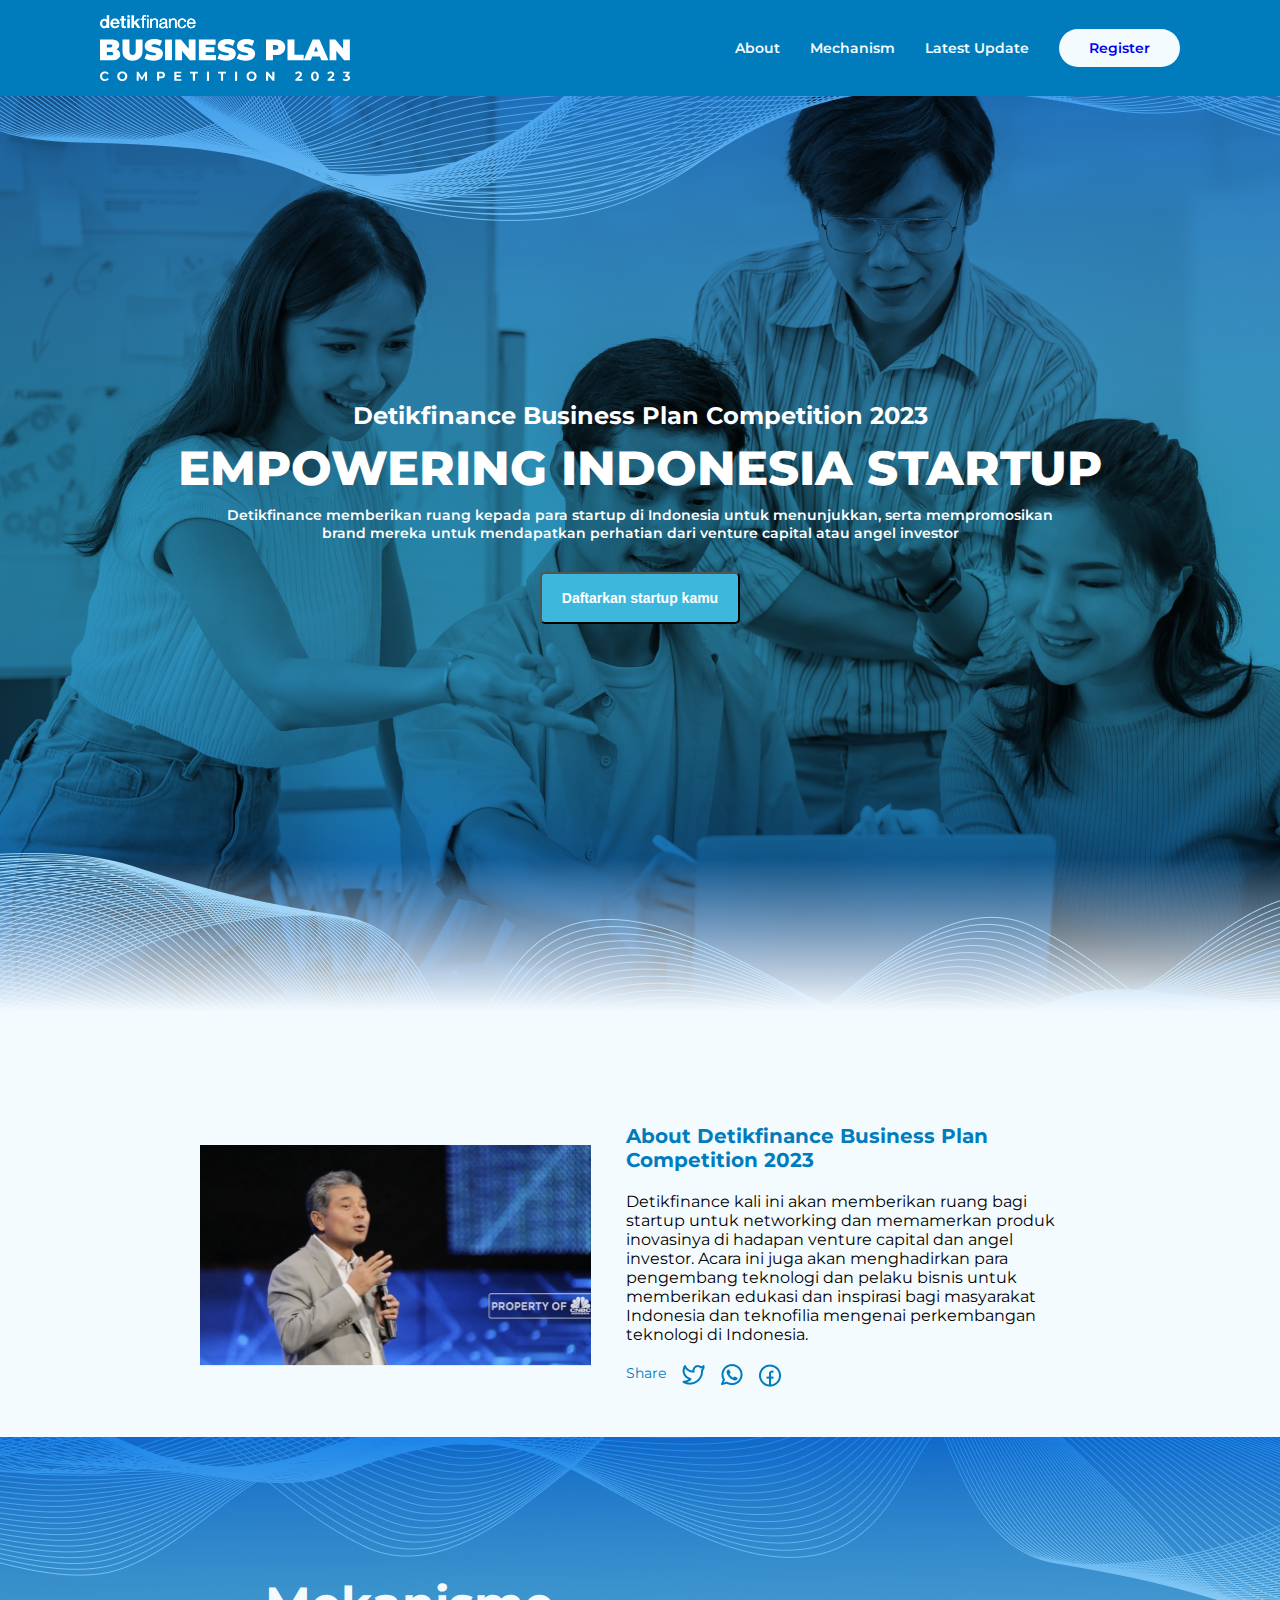
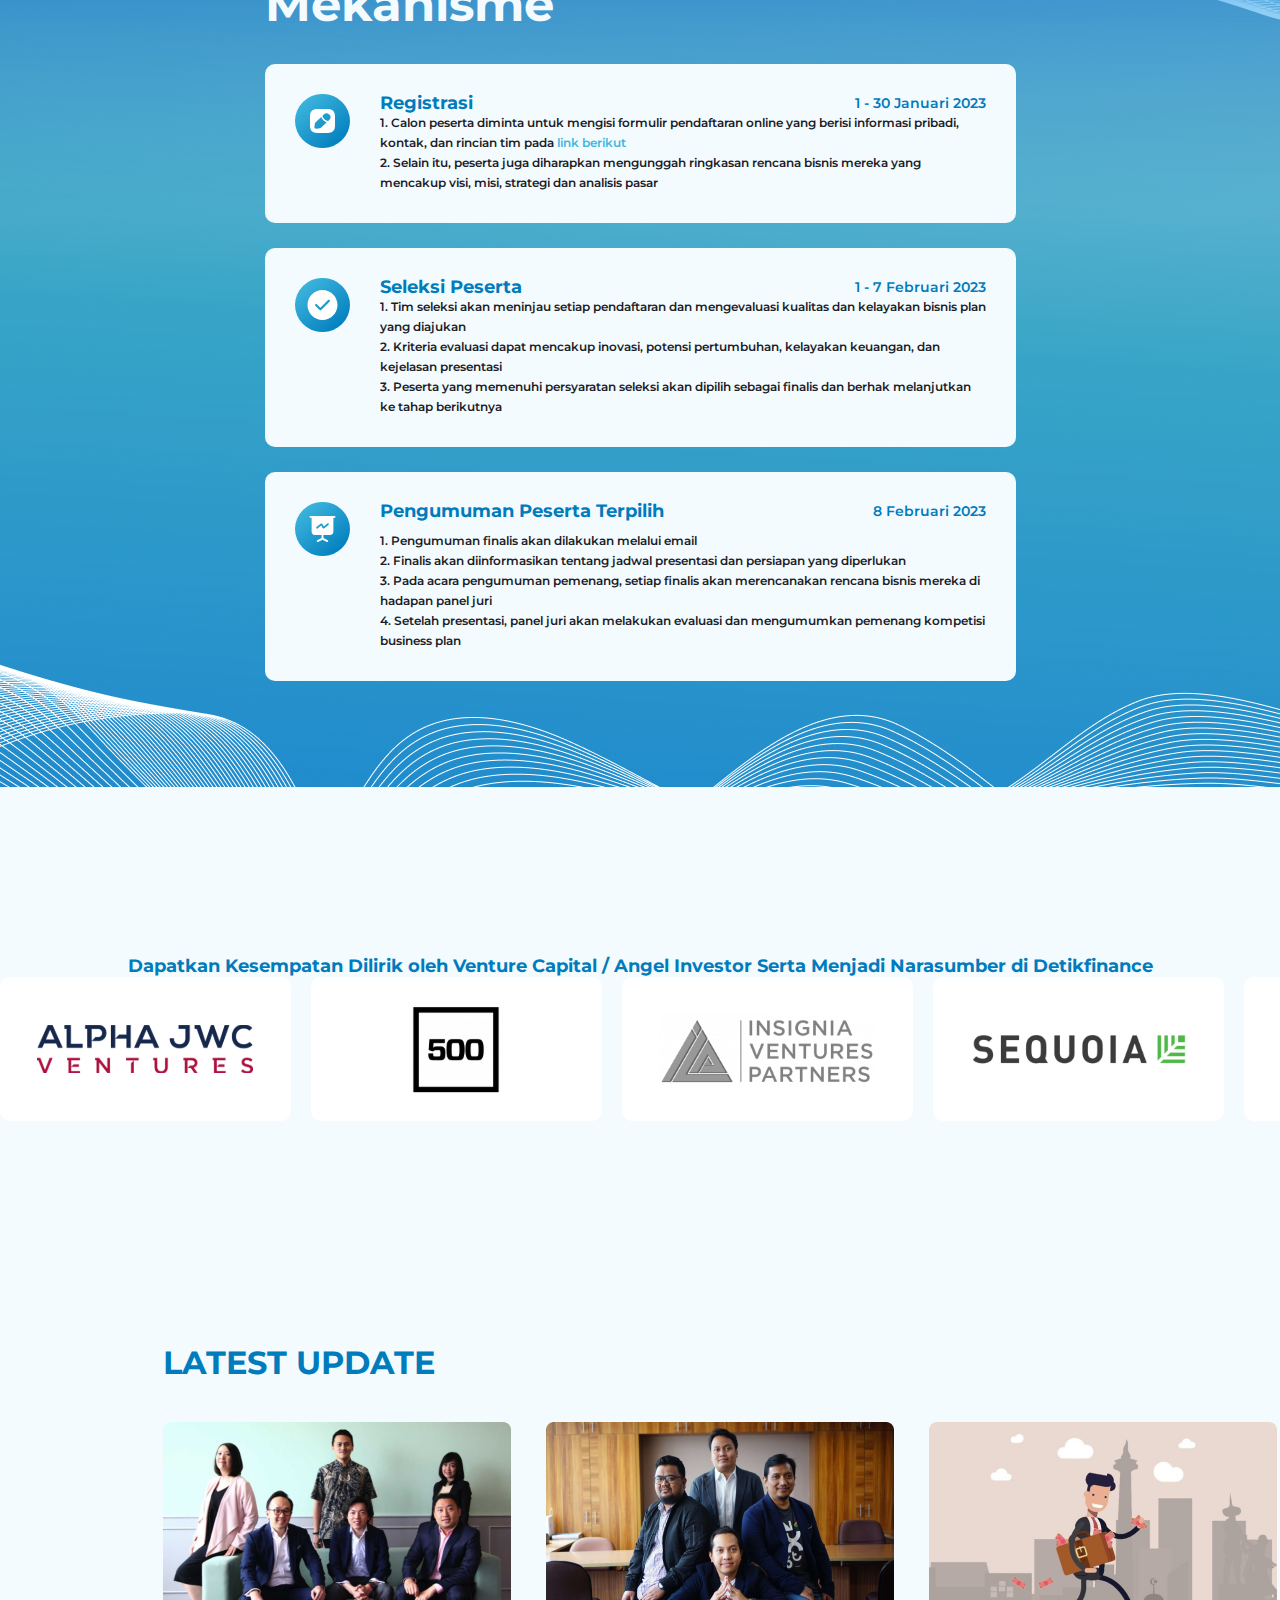
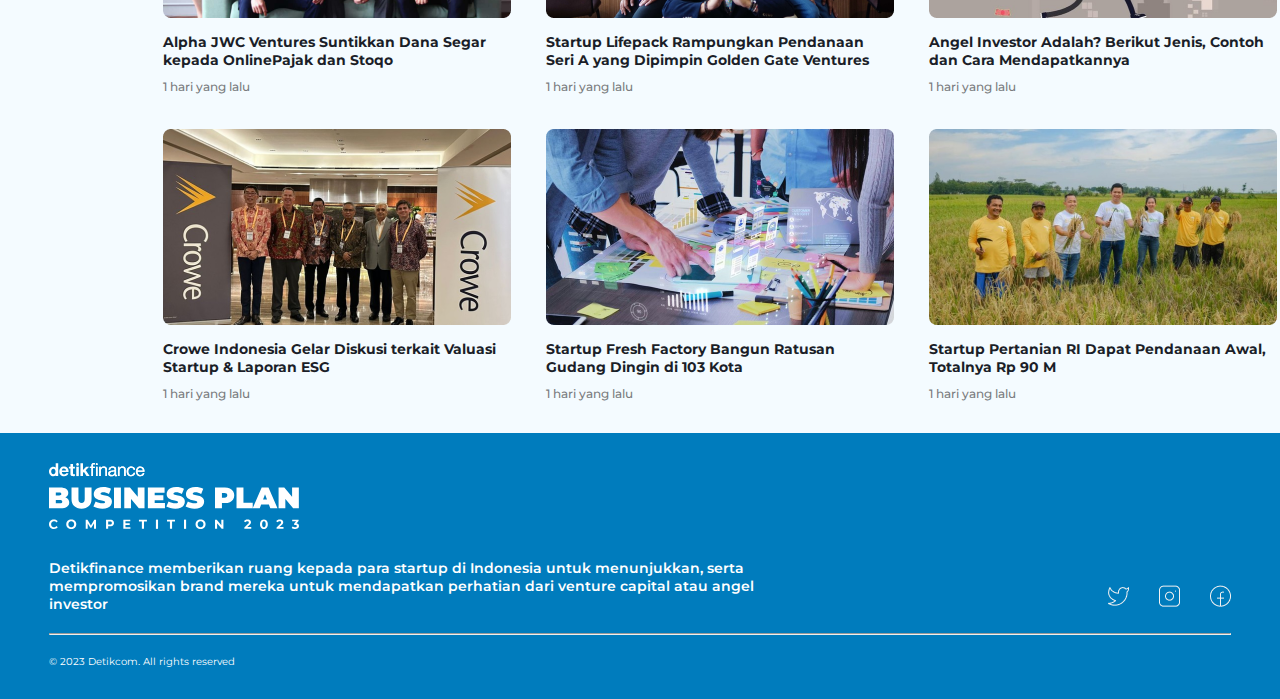
<file: index.html>
<html>

<head>
  <title>Business Plan</title>
  <link rel="stylesheet" href="css/script.css" />
</head>

<body>
  <nav class="navbar">
    <div class="nav-wrapper">
      <a href=""><img class="logo" src="img/logo.svg" alt="" /></a>
      <div class="menu-wrapper">
        <ul class="menu">
          <li><a href="#about-section">About</a></li>
          <li><a href="#mechanism-section">Mechanism</a></li>
          <li><a href="#aggregator-section">Latest Update</a></li>
        </ul>
        <a href="registrasi.html" class="btn-register">Register</a>
      </div>
    </div>
  </nav>
  <div class="background-hero">
    <img src="img/hero.png" alt="" />
  </div>
  <div class="hero-section">
    <h2 class="sub-title">Detikfinance Business Plan Competition 2023</h2>
    <h1 class="main-title">EMPOWERING INDONESIA STARTUP</h1>
    <p class="desc">
      Detikfinance memberikan ruang kepada para startup di Indonesia untuk
      menunjukkan, serta mempromosikan brand mereka untuk mendapatkan
      perhatian dari venture capital atau angel investor
    </p>
    <button class="hero-button">Daftarkan startup kamu</button>
  </div>
  <div id="about-section" class="about-section">
    <div class="about-detail">
      <img src="img/about-img.png " alt="about image" class="about-image" />
      <div class="about-detail-desc">
        <h3>About Detikfinance Business Plan Competition 2023</h3>
        <p>
          Detikfinance kali ini akan memberikan ruang bagi startup untuk
          networking dan memamerkan produk inovasinya di hadapan venture
          capital dan angel investor. Acara ini juga akan menghadirkan para
          pengembang teknologi dan pelaku bisnis untuk memberikan edukasi dan
          inspirasi bagi masyarakat Indonesia dan teknofilia mengenai
          perkembangan teknologi di Indonesia.
        </p>
        <div class="about-detail-button">
          <a href="#">
            <p class="share">Share</p>
          </a>
          <a href="#">
            <img src="img/icons/twitter.png" alt="" />
          </a>
          <a href="#">
            <img src="img/icons/whatsapp.png" alt="" />
          </a>
          <a href="#">
            <img src="img/icons/facebook.png" alt="" />
          </a>
        </div>
      </div>
    </div>
  </div>
  <div id="mechanism-section" class="mechanism-section">
    <img class="background-mechanism" src="img/background-mechanism.png" alt="mekanisme background" />
    <div class="mechanism-detail-wrapper">
      <h1>Mekanisme</h1>
      <div class="mechanism-detail">
        <div class="card">
          <div class="row-1">
            <div class="icon-mechanism">
              <img src="img/icons/card 1.svg" alt="" />
            </div>
            <div class="sub-mechanism">
              <div class="card-header">
                <h2 class="sub-title">Registrasi</h2>
                <p class="tanggal">1 - 30 Januari 2023</p>
              </div>

              <div class="card-detail">
                <p>
                  1. Calon peserta diminta untuk mengisi formulir pendaftaran
                  online yang berisi informasi pribadi, kontak, dan rincian
                  tim pada <a href="">link berikut</a>
                </p>
                <p>
                  2. Selain itu, peserta juga diharapkan mengunggah ringkasan
                  rencana bisnis mereka yang mencakup visi, misi, strategi dan
                  analisis pasar
                </p>
              </div>
            </div>
          </div>
        </div>
        <div class="card">
          <div class="row-2">
            <div class="icon-mechanism">
              <img src="img/icons/card 2.svg" alt="" />
            </div>
            <div class="sub-mechanism">
              <div class="card-header">
                <h2 class="sub-title">Seleksi Peserta</h2>
                <p class="tanggal">1 - 7 Februari 2023</p>
              </div>

              <div class="card-detail">
                <p>
                  1. Tim seleksi akan meninjau setiap pendaftaran dan
                  mengevaluasi kualitas dan kelayakan bisnis plan yang
                  diajukan
                </p>
                <p>
                  2. Kriteria evaluasi dapat mencakup inovasi, potensi
                  pertumbuhan, kelayakan keuangan, dan kejelasan presentasi
                </p>
                <p>
                  3. Peserta yang memenuhi persyaratan seleksi akan dipilih
                  sebagai finalis dan berhak melanjutkan ke tahap berikutnya
                </p>
              </div>
            </div>
          </div>
        </div>
        <div class="card">
          <div class="row-3">
            <div class="icon-mechanism">
              <img src="img/icons/card 3.svg" alt="" />
            </div>
            <div class="detail-mechanism">
              <div class="card-header">
                <h2 class="sub-title">Pengumuman Peserta Terpilih</h2>
                <p class="tanggal">8 Februari 2023</p>
              </div>

              <div class="card-detail">
                <p>1. Pengumuman finalis akan dilakukan melalui email</p>
                <p>
                  2. Finalis akan diinformasikan tentang jadwal presentasi dan
                  persiapan yang diperlukan
                </p>
                <p>
                  3. Pada acara pengumuman pemenang, setiap finalis akan
                  merencanakan rencana bisnis mereka di hadapan panel juri
                </p>
                <p>
                  4. Setelah presentasi, panel juri akan melakukan evaluasi
                  dan mengumumkan pemenang kompetisi business plan
                </p>
              </div>
            </div>
          </div>
        </div>
      </div>
    </div>
  </div>
  <div class="running-logo-section">
      <h3>
        Dapatkan Kesempatan Dilirik oleh Venture Capital / Angel Investor
        Serta Menjadi Narasumber di Detikfinance
      </h3>
      <div class="running-logo-detail">
        <img src="img/icons/running-logo.svg" alt="" class="running-logo-1"/>
        <img src="img/icons/running-logo.svg" alt="" class="running-logo-2" />
      </div>
    </div>
  </div>
  <div id="aggregator-section" class="aggregator-section">
    <div class="aggregator-detail">
      <h1>LATEST UPDATE</h1>
      <div class="aggregator-card-wrapper">
        <div class="card-1 agregator-card">
          <img src="img/aggregator-1.png" alt="" />
          <p class="desc">
            Alpha JWC Ventures Suntikkan Dana Segar kepada OnlinePajak dan
            Stoqo
          </p>
          <p class="date">1 hari yang lalu</p>
        </div>
        <div class="card-2 agregator-card">
          <img src="img/aggregator-2.png" alt="" />
          <p class="desc">
            Startup Lifepack Rampungkan Pendanaan Seri A yang Dipimpin Golden
            Gate Ventures
          </p>
          <p class="date">1 hari yang lalu</p>
        </div>
        <div class="card-3 agregator-card">
          <img src="img/aggregator-3.png" alt="" />
          <p class="desc">
            Angel Investor Adalah? Berikut Jenis, Contoh dan Cara
            Mendapatkannya
          </p>
          <p class="date">1 hari yang lalu</p>
        </div>
        <div class="card-4 agregator-card">
          <img src="img/aggregator-4.png" alt="" />
          <p class="desc" >
            Crowe Indonesia Gelar Diskusi terkait Valuasi Startup & Laporan
            ESG
          </p>
          <p class="date">1 hari yang lalu</p>
        </div>
        <div class="card-5 agregator-card">
          <img src="img/aggregator-5.png" alt="" />
          <p class="desc">
            Startup Fresh Factory Bangun Ratusan Gudang Dingin di 103 Kota
          </p >
          <p class="date">1 hari yang lalu</p>
        </div>
        <div class="card-6 agregator-card">
          <img src="img/aggregator-6.png" alt="" />
          <p class="desc">Startup Pertanian RI Dapat Pendanaan Awal, Totalnya Rp 90 M</p>
          <p class="date">1 hari yang lalu</p>
        </div>
      </div>
    </div>
  </div>
  <div class="footer-section">
    <div class="footer-detail">
      <img class="footer-logo" src="img/logo.svg" alt="">
      <div class="footer-desc-detail">
        <p class="footer-desc">
          Detikfinance memberikan ruang kepada para startup di Indonesia untuk menunjukkan, serta 
          mempromosikan brand mereka untuk mendapatkan perhatian dari venture capital atau angel investor
        </p>
        <div class="detik-socmed">
          <img src="img/icons/twitter-white.png" alt="twitter">
          <img src="img/icons/instagram-white.png" alt="instagram">
          <img src="img/icons/facebook-white.png" alt="facebook">
        </div>
      </div>
      <hr></hr>
      <p class="copyright">© 2023 Detikcom. All rights reserved</p>
    </div>
  </div>
  <script src="https://code.jquery.com/jquery-3.7.0.min.js"
    integrity="sha256-2Pmvv0kuTBOenSvLm6bvfBSSHrUJ+3A7x6P5Ebd07/g=" crossorigin="anonymous"></script>
  <script src="js/script.js"></script>
</body>

</html>
</file>
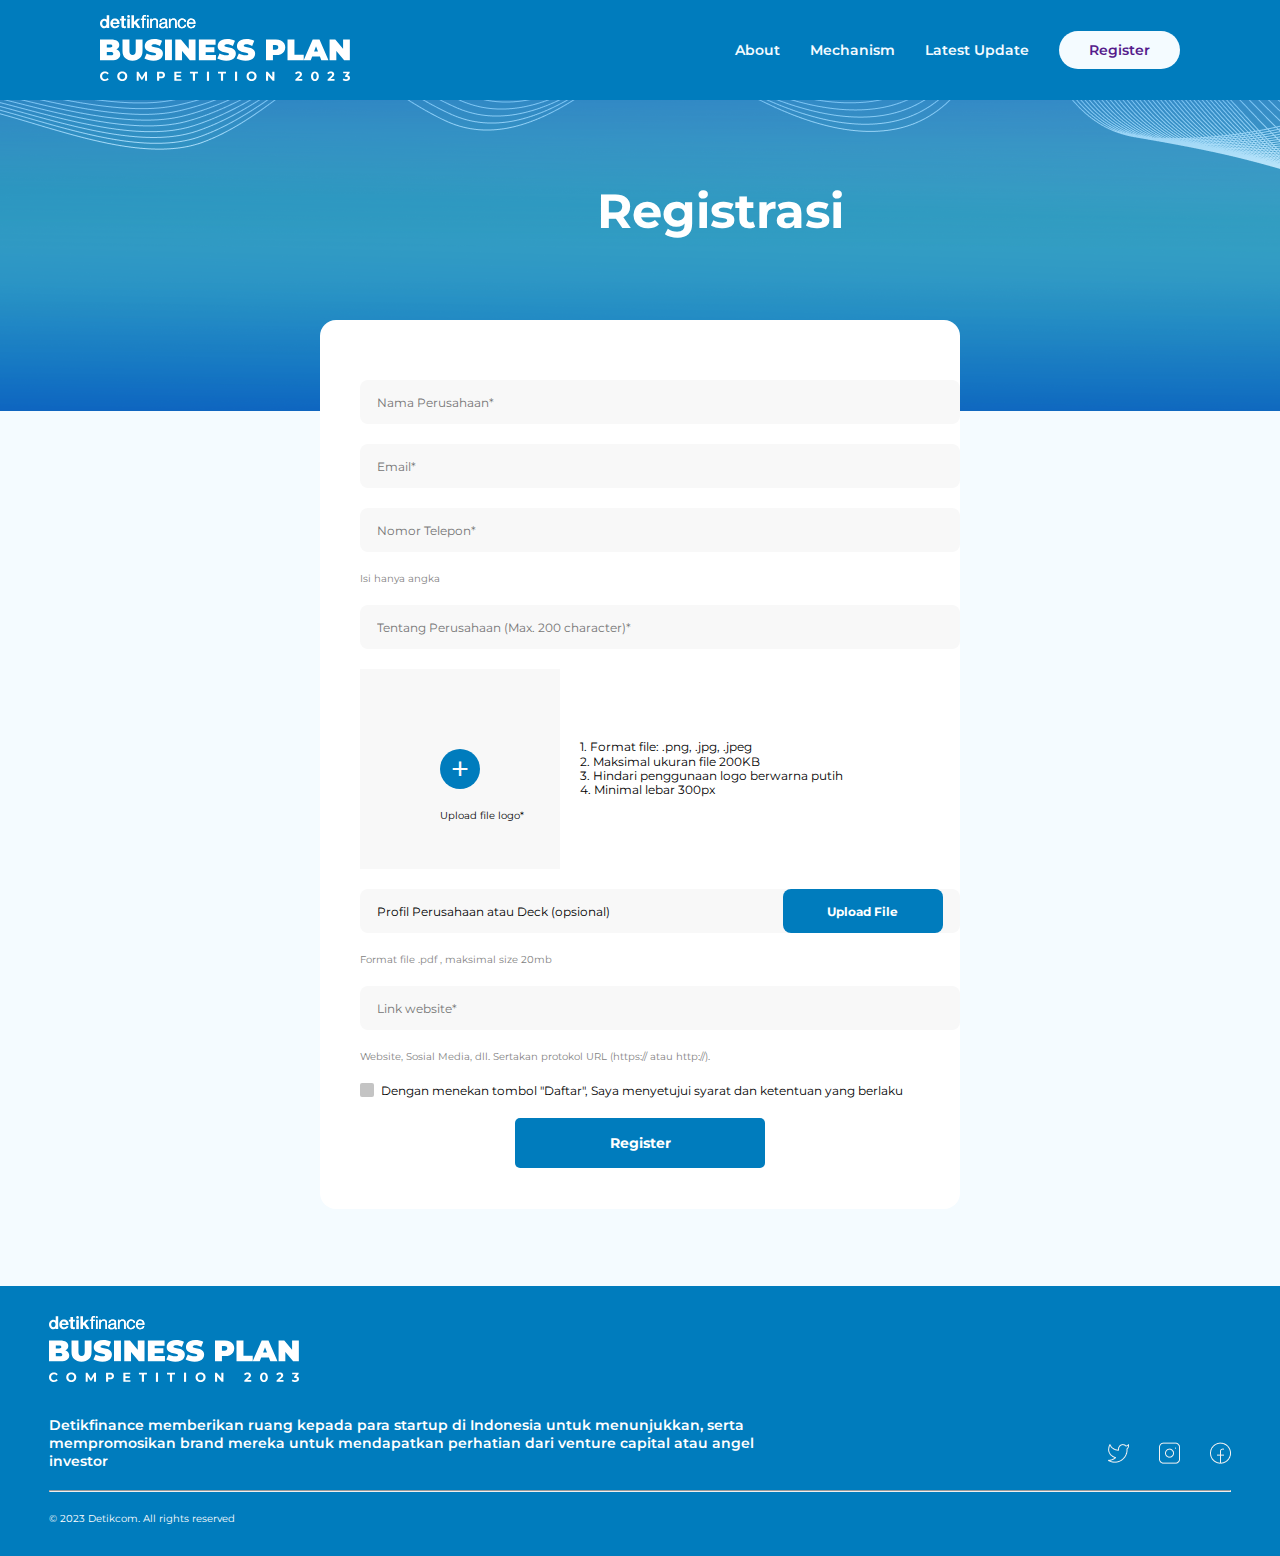
<file: registrasi.html>
<!DOCTYPE html>
<html lang="en">

<head>
    <meta charset="UTF-8">
    <meta name="viewport" content="width=device-width, initial-scale=1.0">
    <title>Registrasi</title>
    <link rel="stylesheet" href="css/script.css">
</head>

<body>
    <nav class="navbar">
        <div class="nav-wrapper">
            <a href="index.html"><img class="logo" src="img/logo.svg" alt="" /></a>
            <div class="menu-wrapper">
                <ul class="menu">
                    <li><a href="index.html">About</a></li>
                    <li><a href="index.html">Mechanism</a></li>
                    <li><a href="index.html">Latest Update</a></li>
                </ul>
                <a href="" class="btn-register">Register</a>
            </div>
        </div>
    </nav>
    <div class="background-registrasi">
        <img src="img/Background Registrasi.png" alt="">
        <h1>Registrasi</h1>
    </div>
    <div class="registrasi-form-wrapper">
        <div class="form">
            <div class="container">
                <input type="text" name="nama" class="nama" placeholder="Nama Perusahaan*">
                <input type="text" name="email" class="email" placeholder="Email*">
                <input type="text" name="no telp" class="no-telp" placeholder="Nomor Telepon*">
                <p class="note">Isi hanya angka</p>
                <input type="text" name="tentang" class="tentang" placeholder="Tentang Perusahaan (Max. 200 character)*">
                <div class="input-foto">
                    <div class="foto" onclick="openFileInput()" style="cursor: pointer;">
                        <input class="foto-btn" type="button" value="+" onclick="openFileInput()" style="cursor: pointer;">
                        <p class="foto-desc">Upload file logo*</p>
                    </div>
                    <div class="format-foto">
                        <p>1. Format file: .png, .jpg, .jpeg</p>
                        <p>2. Maksimal ukuran file 200KB</p>
                        <p>3. Hindari penggunaan logo berwarna putih</p>
                        <p>4. Minimal lebar 300px</p>
                    </div>
                </div>
                <div class="profil" style="display: flex; align-items: center; justify-content: space-between;">
                    <label for="file">Profil Perusahaan atau Deck (opsional)</label>
                    <div class="upload-file" style="cursor: pointer;" onclick="openFileInput()">
                        <label for="fileInput" style="cursor: pointer;">Upload File</label>
                        <input type="file" id="fileInput" style="display: none;">
                    </div>
                </div>
                <p class="note">Format file .pdf , maksimal size 20mb</p>
                <!-- <input type="text" name="profil" class="profil" placeholder="Profil Perusahaan atau Deck (opsional)">
                <button class="upload-file">Upload File</button> -->
                <input type="text" name="link" class="link" placeholder="Link website*">
                <p class="note">Website, Sosial Media, dll. Sertakan protokol URL (https:// atau http://).</p>
                <div class="verification">
                    <button class="verif-btn"></button>
                    <p class="verif-desc">Dengan menekan tombol "Daftar", Saya menyetujui syarat dan ketentuan yang berlaku
                    </p>
                </div>
                <button class="register-btn">Register</button>
            </div>
        </div>
    </div>
    <div class="footer-section">
        <div class="footer-detail">
          <img class="footer-logo" src="img/logo.svg" alt="">
          <div class="footer-desc-detail">
            <p class="footer-desc">
              Detikfinance memberikan ruang kepada para startup di Indonesia untuk menunjukkan, serta 
              mempromosikan brand mereka untuk mendapatkan perhatian dari venture capital atau angel investor
            </p>
            <div class="detik-socmed">
              <img src="img/icons/twitter-white.png" alt="twitter">
              <img src="img/icons/instagram-white.png" alt="instagram">
              <img src="img/icons/facebook-white.png" alt="facebook">
            </div>
          </div>
          <hr></hr>
          <p class="copyright">© 2023 Detikcom. All rights reserved</p>
        </div>
      </div>
    <script src="js/script.js"></script>
</body>

</html>
</file>
<file: css/script.css>
@import url('https://fonts.googleapis.com/css2?family=Montserrat:wght@200;400;600;700&display=swap');

:root {
  --nav-color: #007cbd;
  --body-color: #f4fbff;
  --main-font: 'Montserrat', sans-serif;
}

body {
  background-color: var(--body-color);
  font-family: var(--main-font);
}

* {
  margin: 0;
  padding: 0;
  box-sizing: border-box;
  text-decoration: none;
}

section {
  margin-top: 200px;
}

container {
  max-width: 1500px;
}

.navbar {
  background-color: var(--nav-color);
  padding: 15px 100px;
  position: fixed;
  top: 0;
  width: 100%;
  z-index: 5;
}

.menu-wrapper > ul {
  list-style: none;
}

.nav-wrapper {
  display: flex;
  margin: auto;
  justify-content: space-between;
  align-items: center;
}

.menu-wrapper {
  display: flex;
  gap: 30px;
}

.menu {
  display: flex;
  gap: 30px;
  font-size: 14px;
  font-weight: 600;
  justify-content: center;
  align-items: center;
}

.menu a {
  color: var(--body-color);
}

.btn-register {
  border-radius: 100px;
  background-color: var(--body-color);
  padding: 10px 30px;
  font-size: 14px;
  font-weight: 600;
}

.background-hero {
  position: absolute;
  z-index: -2;
  top: 0;
}

.hero-section {
  display: flex;
  justify-content: center;
  gap: 20px;
  align-items: center;
  flex-direction: column;
  height: 1024px;
  width: 100%;
  color: white;
  position: relative;
  top: 0;
}

.main-title {
  text-align: center;
  font-size: 48px;
  font-style: normal;
  font-weight: 800;
  line-height: 36px;
}

.desc {
  width: 846px;
  text-align: center;
  font-size: 14px;
  font-style: normal;
  font-weight: 600;
  line-height: normal;
  margin-bottom: 10px;
}

.hero-button {
  display: flex;
  padding: 16px 20px;
  justify-content: center;
  align-items: center;
  gap: 10px;
  border-radius: 5px;
  background: #3eb7dd;
  color: #fff;
  font-size: 14px;
  font-weight: 800;
}

.about-section {
  display: flex;
  padding: 100px 200px;
  /* justify-content: center; */
  gap: 10px;
}

.about-detail {
  display: flex;
  align-items: center;
  gap: 35px;
}

.about-image {
  width: 392px;
  height: 220.157px;
}

.about-detail-desc {
  display: flex;
  flex-direction: column;
  width: 100%;
  gap: 20px;
}

.about-detail-desc > h3 {
  color: #007cbd;
  font-size: 20px;
  font-weight: 700;
}

.about-detail-decs > p {
  color: #1b1e28;
  font-size: 14px;
  font-weight: 500;
  line-height: 19px;
}

.about-detail-button {
  display: flex;
  align-items: flex-start;
  gap: 16px;
}

a > .share {
  color: #007cbd;
  font-size: 14px;
  font-weight: 400;
  line-height: 19px;
}

.background-mechanism {
  position: absolute;
  z-index: -2;
}

.mechanism-section {
  height: 100vh;
  width: 100%;
  display: flex;
  flex-direction: column;
  justify-content: center;
  align-items: center;
}

.mechanism-detail {
  display: inline-flex;
  flex-direction: column;
  align-items: flex-start;
  gap: 25px;
}

.mechanism-detail-wrapper > h1 {
  color: var(--body-color);
  font-family: var(--main-font);
  font-size: 48px;
  font-weight: 700;
  line-height: 20px;
  margin-bottom: 50px;
  width: 100%;
}

.card {
  display: flex;
  padding: 30px;
  flex-direction: column;
  align-items: flex-start;
  gap: 17px;
  background-color: var(--body-color);
  border-radius: 10px;
}

.card:hover {
  box-shadow: 0px 8px 8px rgba(255, 255, 255, 0.25);
}

.card h2 {
  color: var(--nav-color);
}

.row-1,
.row-2,
.row-3 {
  display: flex;
  width: 691px;
  align-items: flex-start;
  gap: 30px;
}

.card-header {
  display: flex;
  align-items: center;
  justify-content: space-between;
  gap: 10px;
  align-self: stretch;
}

.card-header > h2 {
  color: #007cbd;
  font-family: Montserrat;
  font-size: 18px;
  font-weight: 700;
  line-height: 19px;
  /* 105.556% */
}

.card-header > .tanggal {
  color: #007cbd;
  text-align: right;
  font-family: var(--main-font);
  font-size: 14px;
  font-weight: 600;
  line-height: 19px;
  /* 135.714% */
}

.card-detail {
  color: #1b1e28;
  font-family: var(--main-font);
  font-size: 12px;
  font-weight: 600;
  line-height: 20px;
  /* 166.667% */
}

.card-detail > p > a {
  color: #3eb7dd;
  font-family: Montserrat;
  font-size: 12px;
  font-style: normal;
  font-weight: 600;
  line-height: 20px;
}

.detail-mechanism {
  display: flex;
  flex-direction: column;
  align-items: flex-start;
  gap: 10px;
  flex: 1 0 0;
  font-family: montserrat;
}

.running-logo-section {
  display: flex;
  overflow: hidden;
  flex-direction: column;
  width: 100%;
  height: 500px;
  padding: 82px 0px 81px 0px;
  justify-content: center;
  align-items: center;
  background-color: var(--body-color);
}

.running-logo-detail {
  display: flex;
  flex-direction: row;
  align-items: center;
  width: 100%;
  animation: slideLeft 25s linear infinite;
  transition: all 0.5s ease-in-out;
}

.running-logo-detail h3 {
  color: var(--nav-color);
  text-align: center;
  font-family: Montserrat;
  font-size: 18px;
  font-weight: 700;
}

.running-logo-section > h3 {
  color: var(--nav-color);
  text-align: center;
  font-family: Montserrat;
  font-size: 18px;
  font-weight: 700;
}

.aggregator-section {
  width: 1440px;
  height: 746px;
  padding: 56px 163px;
  justify-content: center;
  align-items: center;
}

.aggregator-detail {
  flex-direction: column;
  align-items: flex-start;
  gap: 40px;
}

.aggregator-detail h1 {
  color: var(--nav-color);
  margin-bottom: 40px;
}

.aggregator-card-wrapper {
  display: flex;
  flex-direction: row;
  align-items: flex-start;
  flex-wrap: wrap;
  gap: 35px;
}

.agregator-img {
  overflow: hidden;
}

.agregator-card {
  width: 348px;
}

.agregator-card img {
  transition: 0.2s ease-in-out;
}

.agregator-card:hover img {
  scale: 1.1;
}

.agregator-card > .desc {
  width: 100%;
  text-align: left;
  margin-top: 15px;
  color: #1b1e28;
  font-size: 14px;
  font-weight: 700;
}

.agregator-card > .date {
  color: #7a7b7e;
  font-size: 12px;
  font-style: normal;
  font-weight: 500;
  line-height: normal;
}

.footer-section {
  background-color: var(--nav-color);
  padding: 30px 49px;
  justify-content: center;
  align-items: center;
}

.footer-logo {
  margin-bottom: 30px;
}

.footer-desc {
  color: #ffff;
  font-family: var(--main-font);
  font-size: 14px;
  font-weight: 600;
  width: 754px;
  margin-bottom: 20px;
}

.footer-desc-detail {
  display: flex;
  flex-direction: row;
  justify-content: space-between;
}

.detik-socmed {
  display: flex;
  gap: 30px;
  align-items: center;
}

.copyright {
  color: #fff;
  margin-top: 20px;
  font-size: 10px;
  font-weight: 400;
  line-height: 140%;
}

.background-registrasi {
  display: flex;
  padding: 11px 0px 17px 0px;
  flex-direction: column;
  justify-content: center;
  align-items: center;
  position: absolute;
}

.background-registrasi > img {
  z-index: -10;
  top: 0;
} 

.background-registrasi h1 {
  color: #fff;
  font-family: var(--main-font);
  font-size: 48px;
  font-weight: 700;
  line-height: 20px;
  position: relative;
  position: absolute;
  z-index: 10;
}

.registrasi-form-wrapper {
  display: flex;
  justify-content: center;
}

.form {
  width: 640px;
  height: 889px;
  background-color: #ffffff;
  padding: 30px 20px;
  border-radius: 16px;
  margin-top: 320px;
  margin-bottom: 77px;
}

.container {
  background-color: #ffffff;
  display: flex;
  padding: 30px 20px;
  flex-direction: column;
  gap: 20px;
}

.nama,
.email,
.no-telp,
.tentang,
.profil,
.link {
  width: 600px;
  height: 44px;
  font-family: var(--main-font);
  font-size: 12px;
  padding: 17.19px;
  border: none;
  border-radius: 8px;
  background-color: #f8f8f8;
}

.input-foto {
  background-color: #f8f8f8;
  width: 600px;
  height: 200px;
  display: flex;
}

.foto {
  background-color: #F8F8F8;
  width: 199.667px;
  height: 200px;
  padding: 80px;
}

.format-foto {
  background-color: #FFF;
  width: 400px;
  height: 200px;
  display: flex;
  flex-direction: column;
  justify-content: center;
  align-items: flex-start;
}

.format-foto p {
  color: #000;
  font-size: 12px;
  font-weight: 400;
  line-height: 120%;
  text-align: left;
  margin-left: 19.97px;
}

.foto-btn {
  width: 40px;
  height: 40px;
  font-size: 30px;
  border: none;
  color: #FFF;
  background-color: var(--nav-color);
  border-radius: 100%;
}

.foto-desc {
  width: 87.854px;
  font-size: 10px;
  font-weight: 400;
  margin-top: 20px;

}

.upload-file {
  border: none;
  width: 160px;
  height: 44px;
  flex-shrink: 0;
  border-radius: 8px;
  background: #007cbd;
  color: #fff;
  font-weight: 700;
  font-size: 12px;
  font-family: var(--main-font);
  display: flex;
  align-items: center;
  flex-direction: column;
  justify-content: center;
}

.verification {
  display: flex;
}

.verif-btn {
  width: 13.977px;
  height: 14px;
  flex-shrink: 0;
  border: none;
  border-radius: 2px;
  background: #c4c4c4;
  margin-right: 6.99px;
}

.verif-desc {
  width: 579.035px;
  font-size: 12px;
}

.register-btn {
  width: 250px;
  margin: auto;
  padding: 16px 20px; 
  font-family: var(--main-font);
  font-size: 14px;
  font-weight: 700;
  border: none;
  border-radius: 5px;
  background-color: var(--nav-color);
  color: #ffff;
}

.note {
  display: inline-flex;
  color: #828282;
  font-family: var(--main-font);
  font-size: 10px;
  font-style: normal;
  font-weight: 400;
  line-height: normal;
}

@keyframes slideLeft {
  0% {
    transform: translateX(0%);
  }
  100% {
    transform: translateX(-220%);
  }
}

@media screen and (max-width: 991px) {
  .menu-wrapper {
    gap: 20px;
  }

  .nav-wrapper {
    padding: 0 30px;
  }

  .menu a {
    font-size: 12px;
  }
}

@media screen and (max-width: 760px) {
  /* .hero {
  } */
}
</file>
